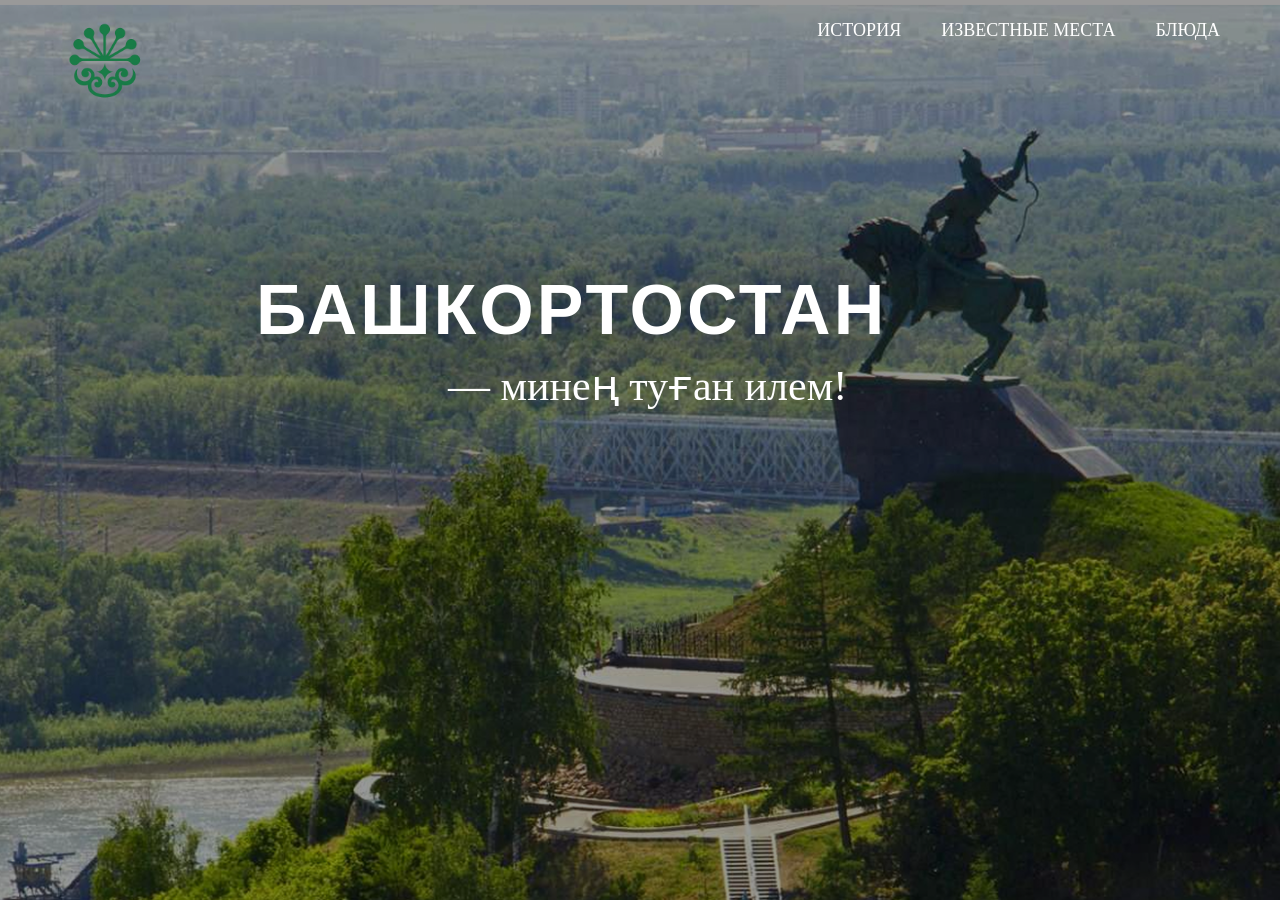
<file: index.html>
<!DOCTYPE html>
<html lang="ru">
<head>
    <meta charset="UTF-8">
    <meta name="viewport" content="width=device-width, initial-scale=1.0">
    <title>Башкортостан</title>
    <link rel="stylesheet" href="style.css">
    <link href="https://fonts.googleapis.com/css2?family=Montserrat:wght@700&family=Playfair+Display:ital@1&display=swap" rel="stylesheet">
</head>
<body>

<header class="hero">

    <nav class="navbar">
        <div class="logo">
            <img src="/images/логотип.svg" alt="logo">
        </div>
        
        <ul class="menu">
            <li><a href="/history.html">ИСТОРИЯ</a></li>
            <li><a href="places.html">ИЗВЕСТНЫЕ МЕСТА</a></li>
            <li><a href="/dishes.html">БЛЮДА</a></li>
        </ul>
    </nav>
    
     <div class="hero-content">
        <h1>БАШКОРТОСТАН</h1>
        <p>— минең туған илем!</p>
    </div>

</header>



</body>
</html>
</file>
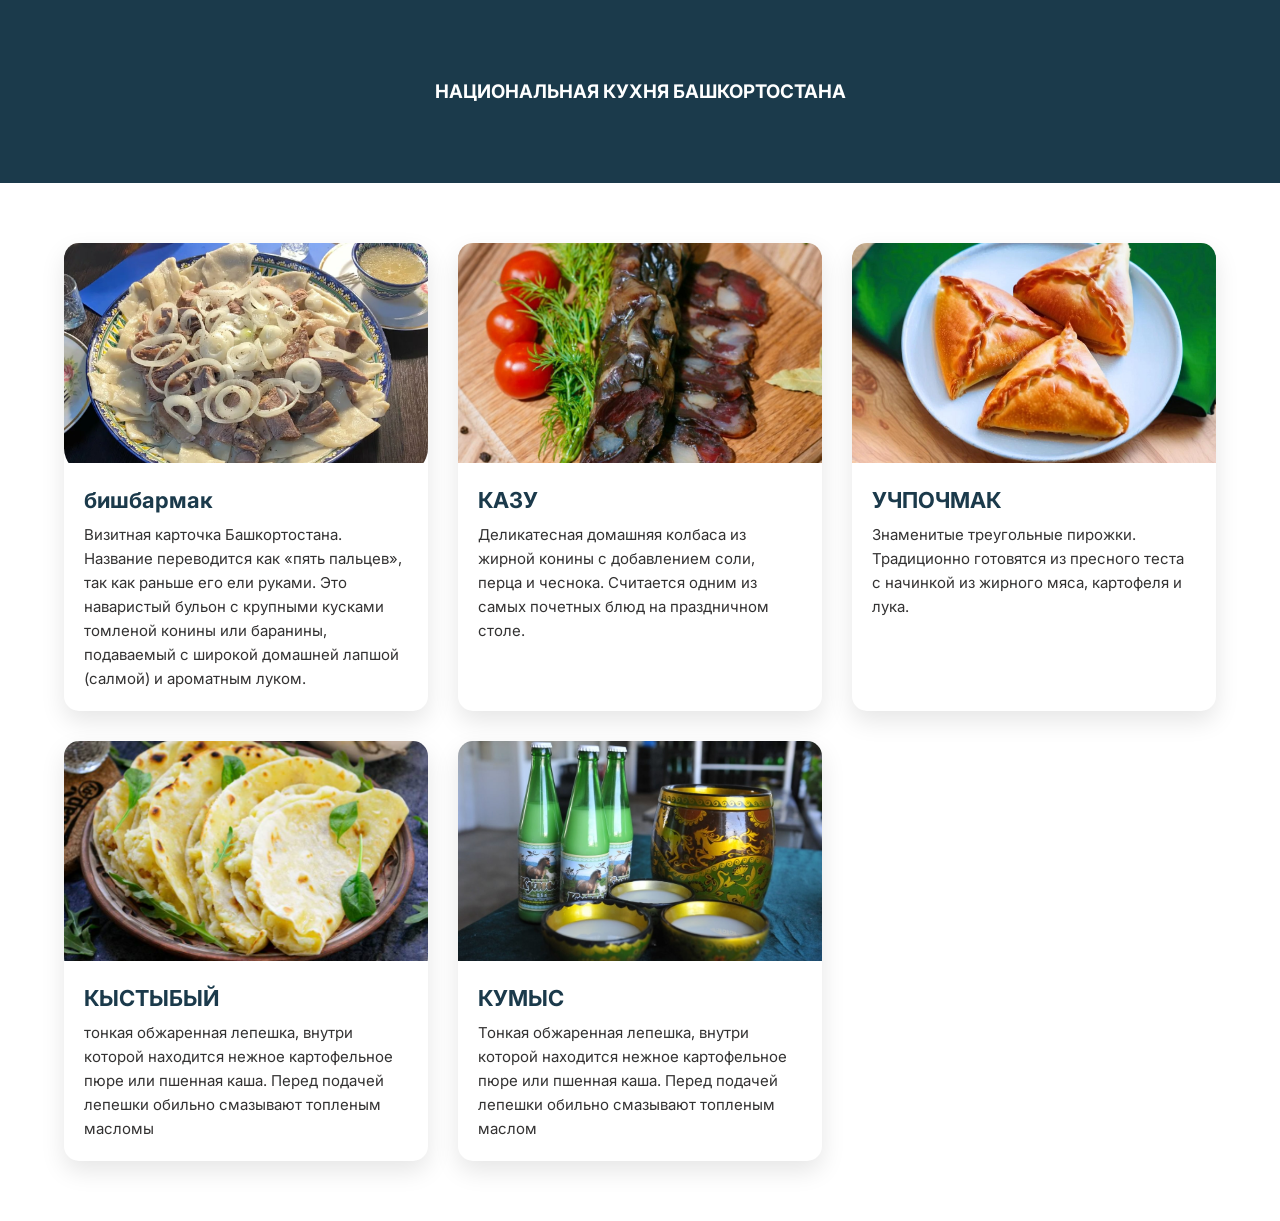
<file: dishes.html>
<!DOCTYPE html>
<html lang="ru">
<head>
    <meta charset="UTF-8">
    <meta name="viewport" content="width=device-width, initial-scale=1.0">
    <title>БЛЮДА</title>
     <link rel="stylesheet" href="dishes.css">
    <link href="https://fonts.googleapis.com/css2?family=Inter:ital,opsz,wght@0,14..32,100..900;1,14..32,100..900&family=Playfair+Display+SC:wght@400;700&family=Playfair+Display:ital,wght@0,400..900;1,400..900&display=swap" rel="stylesheet">
</head>
<body>
    <header class="zagolovok">
        <h3>НАЦИОНАЛЬНАЯ КУХНЯ БАШКОРТОСТАНА</h3>
    </header>
    <section class="dishes">
    
    <div class="card">
  <img src="/images/бишбармак.svg" alt="Пицца Маргарита" class="food-image">
  <div class="card-info">
    <h3>бишбармак</h3>
    <p>Визитная карточка Башкортостана. Название переводится как «пять пальцев», так как раньше его ели руками. Это наваристый бульон с крупными кусками томленой конины или баранины, подаваемый с широкой домашней лапшой (салмой) и ароматным луком.</p>
  </div>
</div>
  <div class="card">
    <img src="/images/kazy.svg" alt="" class="kazy-image">
    <div class="card-info">
        <h3>КАЗУ</h3>
        <p>Деликатесная домашняя колбаса из жирной конины с добавлением соли, перца и чеснока. Считается одним из самых почетных блюд на праздничном столе.</p>
    </div>
  </div>
  <div class="card">
    <img src="/images/очпочмак.jpg" alt="">
    <div class="card-info">
        <h3>УЧПОЧМАК</h3>
        <p>Знаменитые треугольные пирожки. Традиционно готовятся из пресного теста с начинкой из жирного мяса, картофеля и лука.</p>
    </div>
  </div>

  <div class="card">
    <img src="/images/кыстыбый.svg" alt="">
    <div class="card-info">
        <h3>КЫСТЫБЫЙ</h3>
        <p>тонкая обжаренная лепешка, внутри которой находится нежное картофельное пюре или пшенная каша. Перед подачей лепешки обильно смазывают топленым масломы</p>
    </div>
  </div>

  <div class="card">
    <img src="/images/кумыс.jpg" alt="">
    <div class="card-info">
        <h3>КУМЫС</h3>
        <p>Тонкая обжаренная лепешка, внутри которой находится нежное картофельное пюре или пшенная каша. Перед подачей лепешки обильно смазывают топленым маслом</p>
    </div>
  </div>
</section>
</body>
</html>
</file>
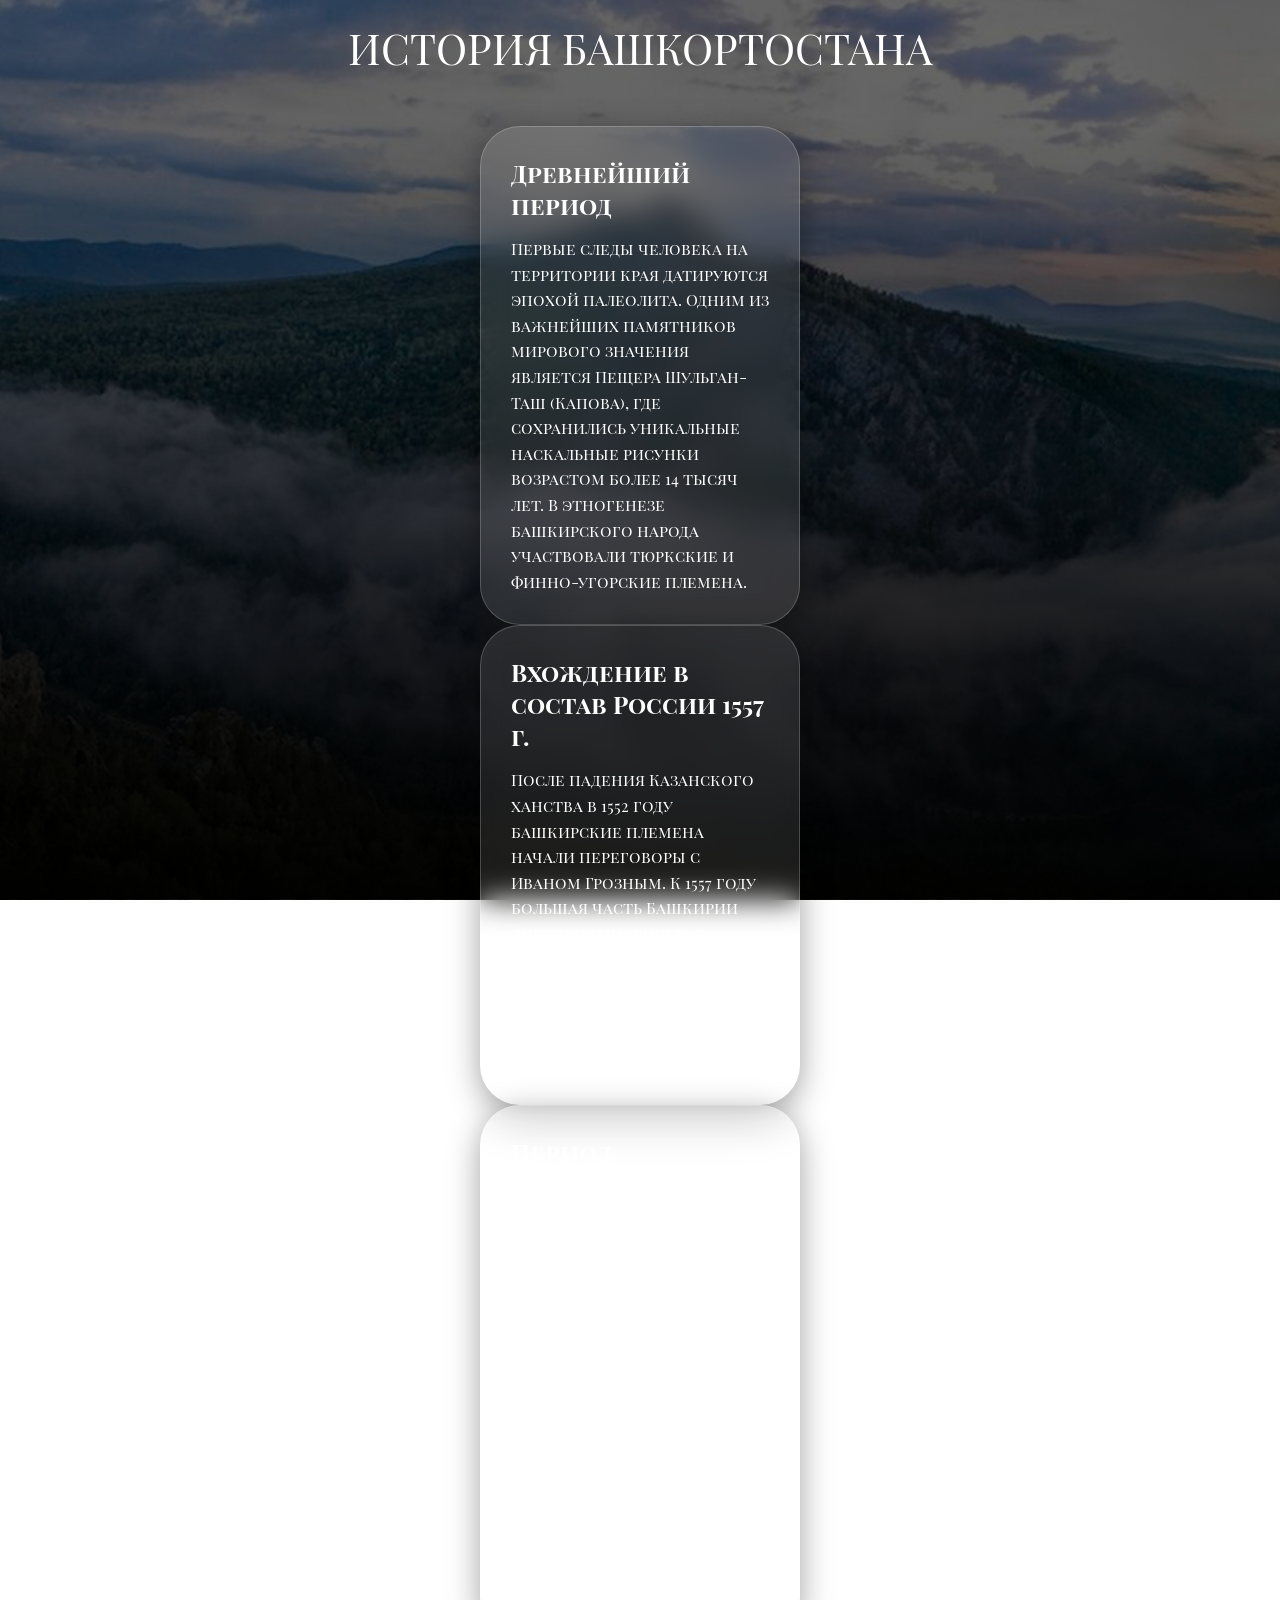
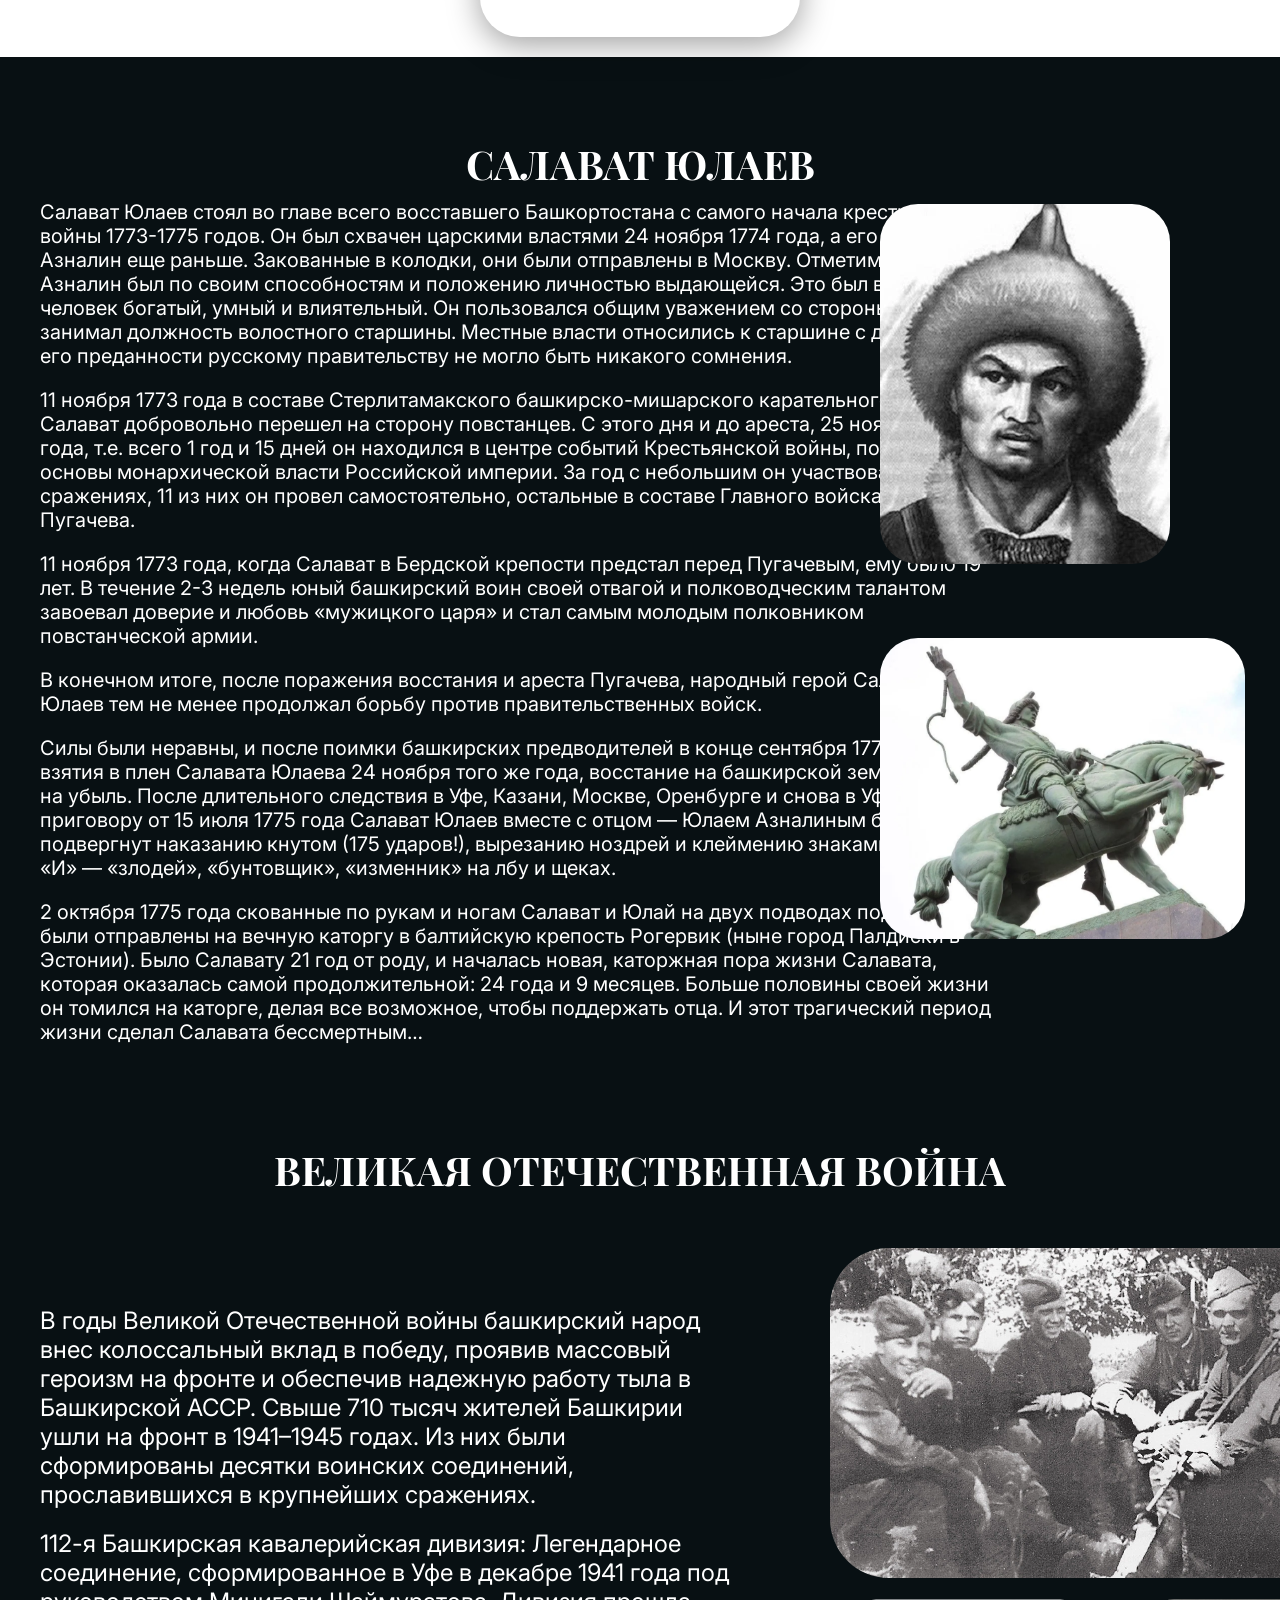
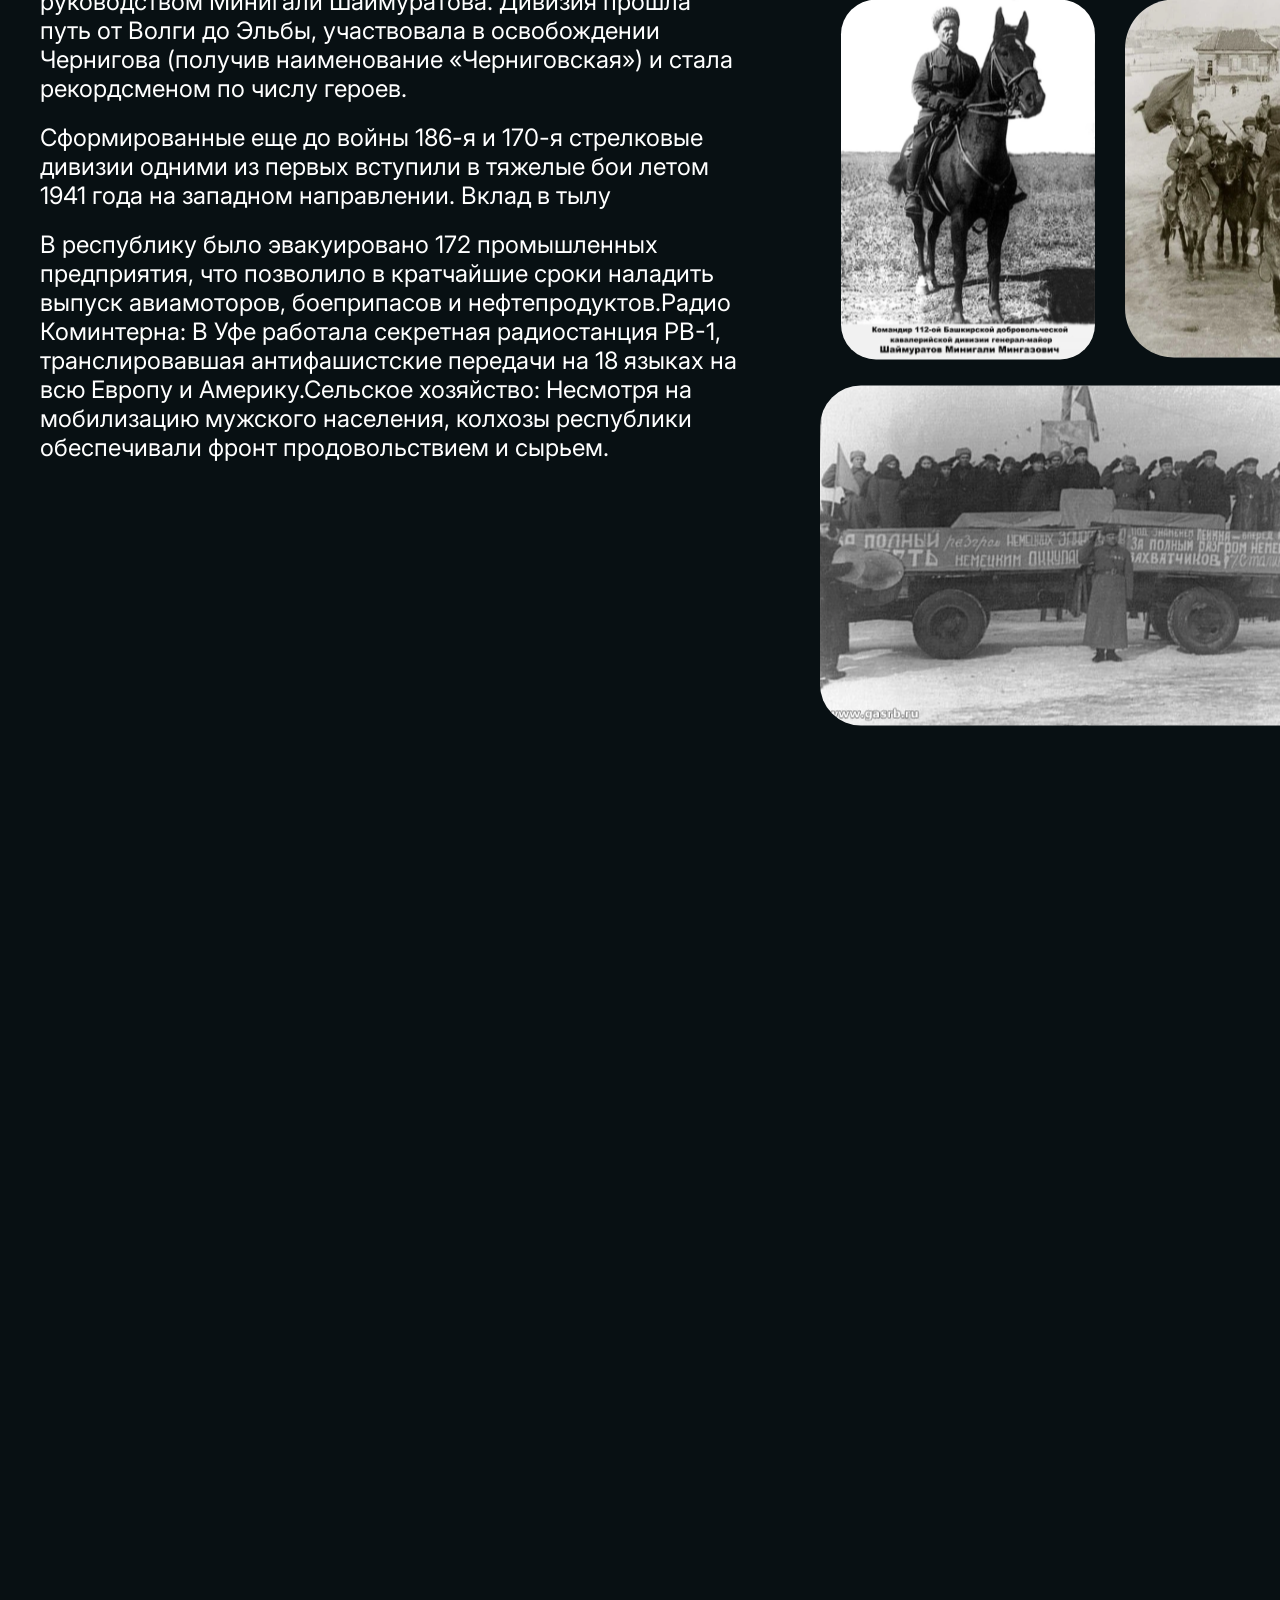
<file: history.html>
<!DOCTYPE html>
<html lang="ru">
<head>
    <meta charset="UTF-8">
    <meta name="viewport" content="width=device-width, initial-scale=1.0">
    <title>ИСТОРИЯ</title>
    <link rel="stylesheet" href="/history.css">
    <link href="https://fonts.googleapis.com/css2?family=Inter:ital,opsz,wght@0,14..32,100..900;1,14..32,100..900&family=Playfair+Display+SC:wght@400;700&family=Playfair+Display:ital,wght@0,400..900;1,400..900&display=swap" rel="stylesheet">
    
</head>
<body>
    <section class="head">
        <h1 class="history">ИСТОРИЯ БАШКОРТОСТАНА</h1>
        
        <div class="cards">

             <div class="card">
            <h2>Древнейший период</h2>
                <p>Первые следы человека на территории края датируются эпохой палеолита. Одним из важнейших памятников мирового значения является Пещера Шульган-Таш (Капова), где сохранились уникальные наскальные рисунки возрастом более 14 тысяч лет. В этногенезе башкирского народа участвовали тюркские и финно-угорские племена.</p>
            </div>
        </div>
        <div class="card">
            <h2>Вхождение в состав России 1557 г.</h2>
                <p>После падения Казанского ханства в 1552 году башкирские племена начали переговоры с Иваном Грозным. К 1557 году большая часть Башкирии добровольно вошла в состав Русского государства. Это позволило прекратить междоусобные войны и получить защиту от набегов кочевников.</p>
            </div>
        </div>
        <div class="card">
            <h2>Период восстаний и Салават Юлаев</h2>
             <p>В XVII–XVIII веках регион потрясла серия мощных башкирских восстаний, вызванных усилением колониального гнета и посягательствами на вотчинные права башкир на землю. Кульминацией стало участие башкир в Крестьянской войне (1773–1775) под предводительством Емельяна Пугачева и национального героя Салавата Юлаева.</p>
           </div>
        </div>

        </div>

    </section>

    <section class="page1">
    <div class="salavat">
        <h2>САЛАВАТ ЮЛАЕВ</h2></div>
    <div class="text">
        <p>Салават Юлаев стоял во главе всего восставшего Башкортостана с самого начала крестьянской войны 1773-1775 годов. Он был схвачен царскими властями 24 ноября 1774 года, а его отец Юлай Азналин еще раньше. Закованные в колодки, они были отправлены в Москву. Отметим, что Юлай Азналин был по своим способностям и положению личностью выдающейся. Это был вотчинник, человек богатый, умный и влиятельный. Он пользовался общим уважением со стороны башкир и занимал должность волостного старшины. Местные власти относились к старшине с доверием; в его преданности русскому правительству не могло быть никакого сомнения.</p>
        <p>11 ноября 1773 года в составе Стерлитамакского башкирско-мишарского карательного корпуса Салават добровольно перешел на сторону повстанцев. С этого дня и до ареста, 25 ноября 1774 года, т.е. всего 1 год и 15 дней он находился в центре событий Крестьянской войны, потрясшей основы монархической власти Российской империи. За год с небольшим он участвовал в 28 сражениях, 11 из них он провел самостоятельно, остальные в составе Главного войска Емельяна Пугачева.</p>
        <p> 11 ноября 1773 года, когда Салават в Бердской крепости предстал перед Пугачевым, ему было 19 лет. В течение 2-3 недель юный башкирский воин своей отвагой и полководческим талантом завоевал доверие и любовь «мужицкого царя» и стал самым молодым полковником повстанческой армии.</p>
        <p>В конечном итоге, после поражения восстания и ареста Пугачева, народный герой Салават Юлаев тем не менее продолжал борьбу против правительственных войск.</p>
        <p>Силы были неравны, и после поимки башкирских предводителей в конце сентября 1774 года и взятия в плен Салавата Юлаева 24 ноября того же года, восстание на башкирской земле пошло на убыль. После длительного следствия в Уфе, Казани, Москве, Оренбурге и снова в Уфе по приговору от 15 июля 1775 года Салават Юлаев вместе с отцом — Юлаем Азналиным был подвергнут наказанию кнутом (175 ударов!), вырезанию ноздрей и клеймению знаками «З», «Б», «И» — «злодей», «бунтовщик», «изменник» на лбу и щеках.</p>
        <p>2 октября 1775 года скованные по рукам и ногам Салават и Юлай на двух подводах под охраной были отправлены на вечную каторгу в балтийскую крепость Рогервик (ныне город Палдиски в Эстонии). Было Салавату 21 год от роду, и началась новая, каторжная пора жизни Салавата, которая оказалась самой продолжительной: 24 года и 9 месяцев. Больше половины своей жизни он томился на каторге, делая все возможное, чтобы поддержать отца. И этот трагический период жизни сделал Салавата бессмертным…</p>
    </div>
    <div class="salpic"><img src="/images/image 1.svg" alt=""></div>
    <div class="pampic"><img src="/images/image 2.svg" alt="pampic"></div>
    <div class="von">
        <h2 class="zag">ВЕЛИКАЯ ОТЕЧЕСТВЕННАЯ ВОЙНА</h2></div>
        <div class="vov">
            <p>В годы Великой Отечественной войны башкирский народ внес колоссальный вклад в победу, проявив массовый героизм на фронте и обеспечив надежную работу тыла в Башкирской АССР.
            Свыше 710 тысяч жителей Башкирии ушли на фронт в 1941–1945 годах. Из них были сформированы десятки воинских соединений, прославившихся в крупнейших сражениях.</p> 
            <p>112-я Башкирская кавалерийская дивизия: Легендарное соединение, сформированное в Уфе в декабре 1941 года под руководством Минигали Шаймуратова. Дивизия прошла путь от Волги до Эльбы, участвовала в освобождении Чернигова (получив наименование «Черниговская») и стала рекордсменом по числу героев.</p>
            <p>Сформированные еще до войны 186-я и 170-я стрелковые дивизии одними из первых вступили в тяжелые бои летом 1941 года на западном направлении. Вклад в тылу</p>
            <p>В республику было эвакуировано 172 промышленных предприятия, что позволило в кратчайшие сроки наладить выпуск авиамоторов, боеприпасов и нефтепродуктов.Радио Коминтерна: В Уфе работала секретная радиостанция РВ-1, транслировавшая антифашистские передачи на 18 языках на всю Европу и Америку.Сельское хозяйство: Несмотря на мобилизацию мужского населения, колхозы республики обеспечивали фронт продовольствием и сырьем.</p>
        </div> 
        <div class="picvov"><img src="/images/vov.svg" alt=""></div>
    </section> 
     

     
    
</body>
</html>
</file>
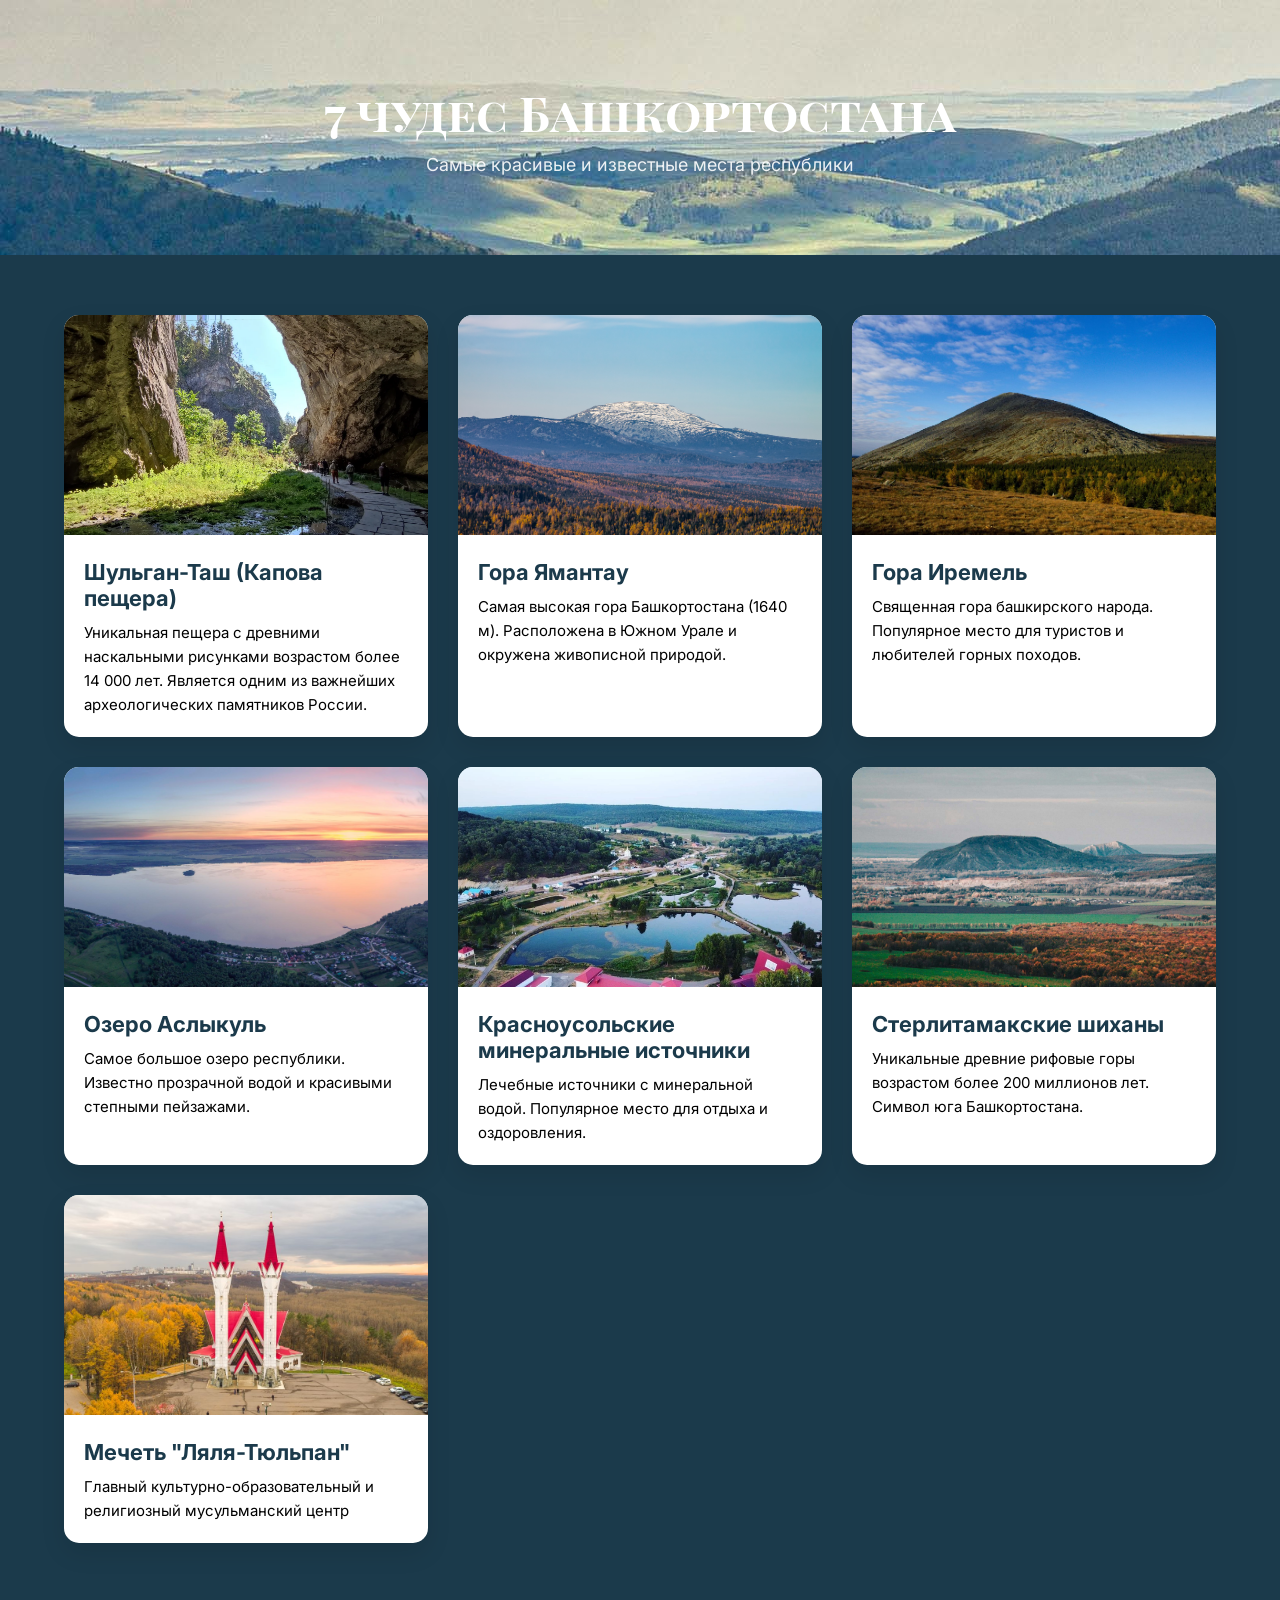
<file: places.html>
<!DOCTYPE html>
<html lang="ru">
<head>
    <meta charset="UTF-8">
    <title>7 чудес Башкортостана</title>
    <link rel="stylesheet" href="places.css">
    <link href="https://fonts.googleapis.com/css2?family=Inter:ital,opsz,wght@0,14..32,100..900;1,14..32,100..900&family=Playfair+Display+SC:wght@400;700&family=Playfair+Display:ital,wght@0,400..900;1,400..900&display=swap" rel="stylesheet">
</head>
<body>

<header class="name">
    <h1>7 чудес Башкортостана</h1>
    <p>Самые красивые и известные места республики</p>
</header>

<section class="places">

    <div class="card">
        <img src="/images/i.webp" alt="Шульган-Таш">
        <div class="card-content">
            <h2>Шульган-Таш (Капова пещера)</h2>
            <p>
                Уникальная пещера с древними наскальными рисунками возрастом более 14 000 лет.
                Является одним из важнейших археологических памятников России.
            </p>
        </div>
    </div>

    <div class="card">
        <img src="/images/1712769091_2520b872fb0fa4496112.jpg" alt="Ямантау">
        <div class="card-content">
            <h2>Гора Ямантау</h2>
            <p>
                Самая высокая гора Башкортостана (1640 м). 
                Расположена в Южном Урале и окружена живописной природой.
            </p>
        </div>
    </div>

    <div class="card">
        <img src="/images/2662.jpg" alt="Иремель">
        <div class="card-content">
            <h2>Гора Иремель</h2>
            <p>
                Священная гора башкирского народа. Популярное место для туристов 
                и любителей горных походов.
            </p>
        </div>
    </div>

    <div class="card">
        <img src="/images/аслыкуль.jpg" alt="Аслыкуль">
        <div class="card-content">
            <h2>Озеро Аслыкуль</h2>
            <p>
                Самое большое озеро республики. 
                Известно прозрачной водой и красивыми степными пейзажами.
            </p>
        </div>
    </div>

    <div class="card">
        <img src="/images/красноусольск.webp" alt="Красноусольские источники">
        <div class="card-content">
            <h2>Красноусольские минеральные источники</h2>
            <p>
                Лечебные источники с минеральной водой.
                Популярное место для отдыха и оздоровления.
            </p>
        </div>
    </div>

    <div class="card">
        <img src="/images/сткрлитамакские шиханы.jpg" alt="Шиханы">
        <div class="card-content">
            <h2>Стерлитамакские шиханы</h2>
            <p>
                Уникальные древние рифовые горы возрастом более 200 миллионов лет.
                Символ юга Башкортостана.
            </p>
        </div>
    </div>

    <div class="card">
        <img src="/images/мечеть.jpg" alt="Мечеть Ляля-Тюльпан">
        <div class="card-content">
            <h2>Мечеть "Ляля-Тюльпан"</h2>
            <p>
                Главный культурно-образовательный и религиозный мусульманский центр
            </p>
        </div>
    </div>

</section>
</body>
</html>
</file>
<file: style.css>
* {
    margin: 0;
    padding: 0;
    box-sizing: border-box;
}

body {
    font-family: 'Playfair', serif;
}

.hero {
    height: 100vh;
    background-image: url("/images/og\ 1\ \(1\).jpg"); /* вставь своё фото */
    background-size: cover;
    background-position: center;
    position: relative;
    color: white;
}

/* затемнение фона */
.hero::after {
    content: "";
    position: absolute;
    width: 100%;
    height: 100%;
    background: rgba(0,0,0,0.4);
    top: 0;
    left: 0;
} 

.navbar {
    position: relative;
    z-index: 2;
    display: flex;
    justify-content: space-between;
    padding: 20px 60px;
}

.logo {
    size: 20px;
}

.menu {
    list-style: none;
    display: flex;
    gap: 40px;
}


.menu a {
    text-decoration: none;
    color: white;
    font-size: 18px;
    transition: 0.3s;
}

.menu a:hover {
    color: #90ee90;
}


.hero-content h1 {
    font-family: 'inter', sans-serif;
    font-weight: regular;
    font-optical-sizing: auto;
    font-style: normal;
    font-size: 70px;
    letter-spacing: 3px;
    position: absolute;
    top: 30%;
    left: 20%;
    z-index: 2;
    text-shadow: 9px 7px 70px rgba(0, 0, 0, 0.7);    
}

.hero-content p {
    font-family: 'Playfair ', serif;
    font-weight: regular;
    font-optical-sizing: auto;
    font-size: 42px;
    margin-top: 10px;
    font-style: normal;
    position: absolute; /* Позволяет двигать текст свободно */
    top: 39%;         /* Расстояние от верхнего края */
    left: 35%; 
    z-index: 4;
}
</file>
<file: dishes.css>
* {
    margin: 0;
    padding: 0;
    box-sizing: border-box;
}

body {
    font-family: "Inter", sans-serif;
    color: #fff;
}

.zagolovok {
    background: #1b3a4b;
    text-align: center;
    padding: 80px 20px;
}


.zagovolok h1 {
    font-family: "Playfair Display SC", serif;
    font-weight: 700;
    font-style: normal;
    font-size: 48px;
    margin-bottom: 10px;
    z-index: 4;
}


.dishes {
    width: 90%;
    max-width: 1200px;
    margin: 60px auto;
    display: grid;
    grid-template-columns: repeat(auto-fit, minmax(300px, 1fr));
    gap: 30px;
}

.card {
    background: white;
    border-radius: 15px;
    overflow: hidden;
    box-shadow: 0 10px 25px rgba(0, 0, 0, 0.1);
    transition: 0.3s;
}

.card:hover {
    transform: translateY(-10px);
}

.card img {
    width: 100%;
    height: 220px;
    object-fit: cover;
}

.card-info {
    padding: 20px;
}

.card-info h3 {
    margin-bottom: 10px;
    font-size: 22px;
    color: #1b3a4b;
}

.card-info p {
    font-size: 15px;
    line-height: 1.6;
    color: #333232;
}
</file>
<file: history.css>
* {
    margin: 0;
    padding: 0;
    box-sizing: border-box;
}

body {
    font-family: "Playfair Display SC", serif;
    color: #FFFFFF
}

.head {
    background: linear-gradient(rgba(0,0,0,0.4), rgba(0,0,0,0.4)), 
                        url('images/fon-history.jpg');
    background-size: cover;
    background-position: center;
    background-attachment: fixed;
    min-height: 100vh;
    display: flex;
    flex-direction: column;
    align-items: center;
    justify-content: center;
    color: white;
    padding: 20px;
}

.history {
    font-family: "Playfair Display SC", serif;
    font-weight: 200;
    font-style: normal;
    position: relative;
    z-index: 2;
    text-align: center;
    font-size: 42px;
    margin-bottom: 50px;
}

/* ---- карточки ----*/

 .card {
    /* Эффект матового стекла (Glassmorphism) */
    font-family: "Playfair Display SC", serif;
    font-weight: 200;
    font-style: normal;
    background: rgba(255, 255, 255, 0.1);
    backdrop-filter: blur(15px);
    -webkit-backdrop-filter: blur(15px);
    border: 1px solid rgba(255, 255, 255, 0.2);
    border-radius: 40px;
    padding: 30px;
    width: 320px;
    min-height: 400px;
    transition: transform 0.3s ease;
    display: flex;
    flex-direction: column;
    box-shadow: 0 8px 32px 0 rgba(0, 0, 0, 0.37);
}

.card:hover {
transform: translateY(-10px);
background: rgba(255, 255, 255, 0.15);
}

.card h2 {
    font-size: 1.5rem;
    margin-bottom: 15px;
    color: #ffffff; /* Золотистый акцент */
}

.card p {
    line-height: 1.6;
    font-size: 1rem;
}

@media (max-width: 768px) {
    .cards {
        flex-direction: column;
        align-items: center;
    }
}

.cards {
    display: flex;
    gap: 25px;
    flex-wrap: wrap;
    justify-content: center;
    max-width: 1200px;
}

/* -- страница два --*/

.page1 {
    background-color: #081013;
    padding: 80px 40px;
}
.salavat h2 {
    display: flex;
    justify-content: center;
    font-family: "Playfair Display SC", serif;
    font-style: normal;
    font-size: 40px;
    margin-top: 0px;
    margin-bottom: 10px;
    
}
.text {
    font-family: "Inter", sans-serif;
    font-optical-sizing: auto;
    font-style: normal;
    width: 955px;
    margin-top: 5px;
    margin-bottom: 1.5em;
    font-size: 20px;
}

.text p {
    margin-bottom: 20px;
    margin-top: 0;
}
.salpic {
    position: relative;
    top: -870px;
    left: 70%;
}

.pampic {
    position: relative;
    top: -800px;
    left: 70%;
    
}
.zag {
    display: flex;
    justify-content: center;
    font-family: "Playfair Display SC", serif;
    font-style: normal;
    top: 30px;
    font-size: 40px;
    margin-top: 0px;
    margin-bottom: 10px;
    position: relative;
    top: -600px;
}
.vov {
    font-family: "Inter", sans-serif;
    font-optical-sizing: auto;
    font-style: normal;
    width: 700px;
    margin-top: 5px;
    margin-bottom: 1.5em;
    font-size: 24px;
    position: relative;
    top: -500px;
}
.vov p {
    margin-bottom: 20px;
    margin-top: 0;
}
.picvov {
    position: relative;
    top: -1350px;
    left: 65%;
    width: 553px;
    height: 1154px;
}
</file>
<file: places.css>
* {
    margin: 0;
    padding: 0;
    box-sizing: border-box;
}

body {
    font-family: "Inter", sans-serif;;
    background: #1b3a4b
}

.name {
    background-image: url(/images/bashkiriya-oblozhka.jpg);
    color: white;
    text-align: center;
    padding: 80px 20px;
}


.name h1 {
    font-family: "Playfair Display SC", serif;
    font-weight: 700;
    font-style: normal;
    font-size: 48px;
    margin-bottom: 10px;
    z-index: 4;
}

.name p {
    z-index: 5;
    font-size: 18px;
    opacity: 0.9;
}

.places {
    width: 90%;
    max-width: 1200px;
    margin: 60px auto;
    display: grid;
    grid-template-columns: repeat(auto-fit, minmax(300px, 1fr));
    gap: 30px;
}

.card {
    background: white;
    border-radius: 15px;
    overflow: hidden;
    box-shadow: 0 10px 25px rgba(0, 0, 0, 0.1);
    transition: 0.3s;
}

.card:hover {
    transform: translateY(-10px);
}

.card img {
    width: 100%;
    height: 220px;
    object-fit: cover;
}

.card-content {
    padding: 20px;
}

.card-content h2 {
    margin-bottom: 10px;
    font-size: 22px;
    color: #1b3a4b;
}

.card-content p {
    font-size: 15px;
    line-height: 1.6;
}
</file>
